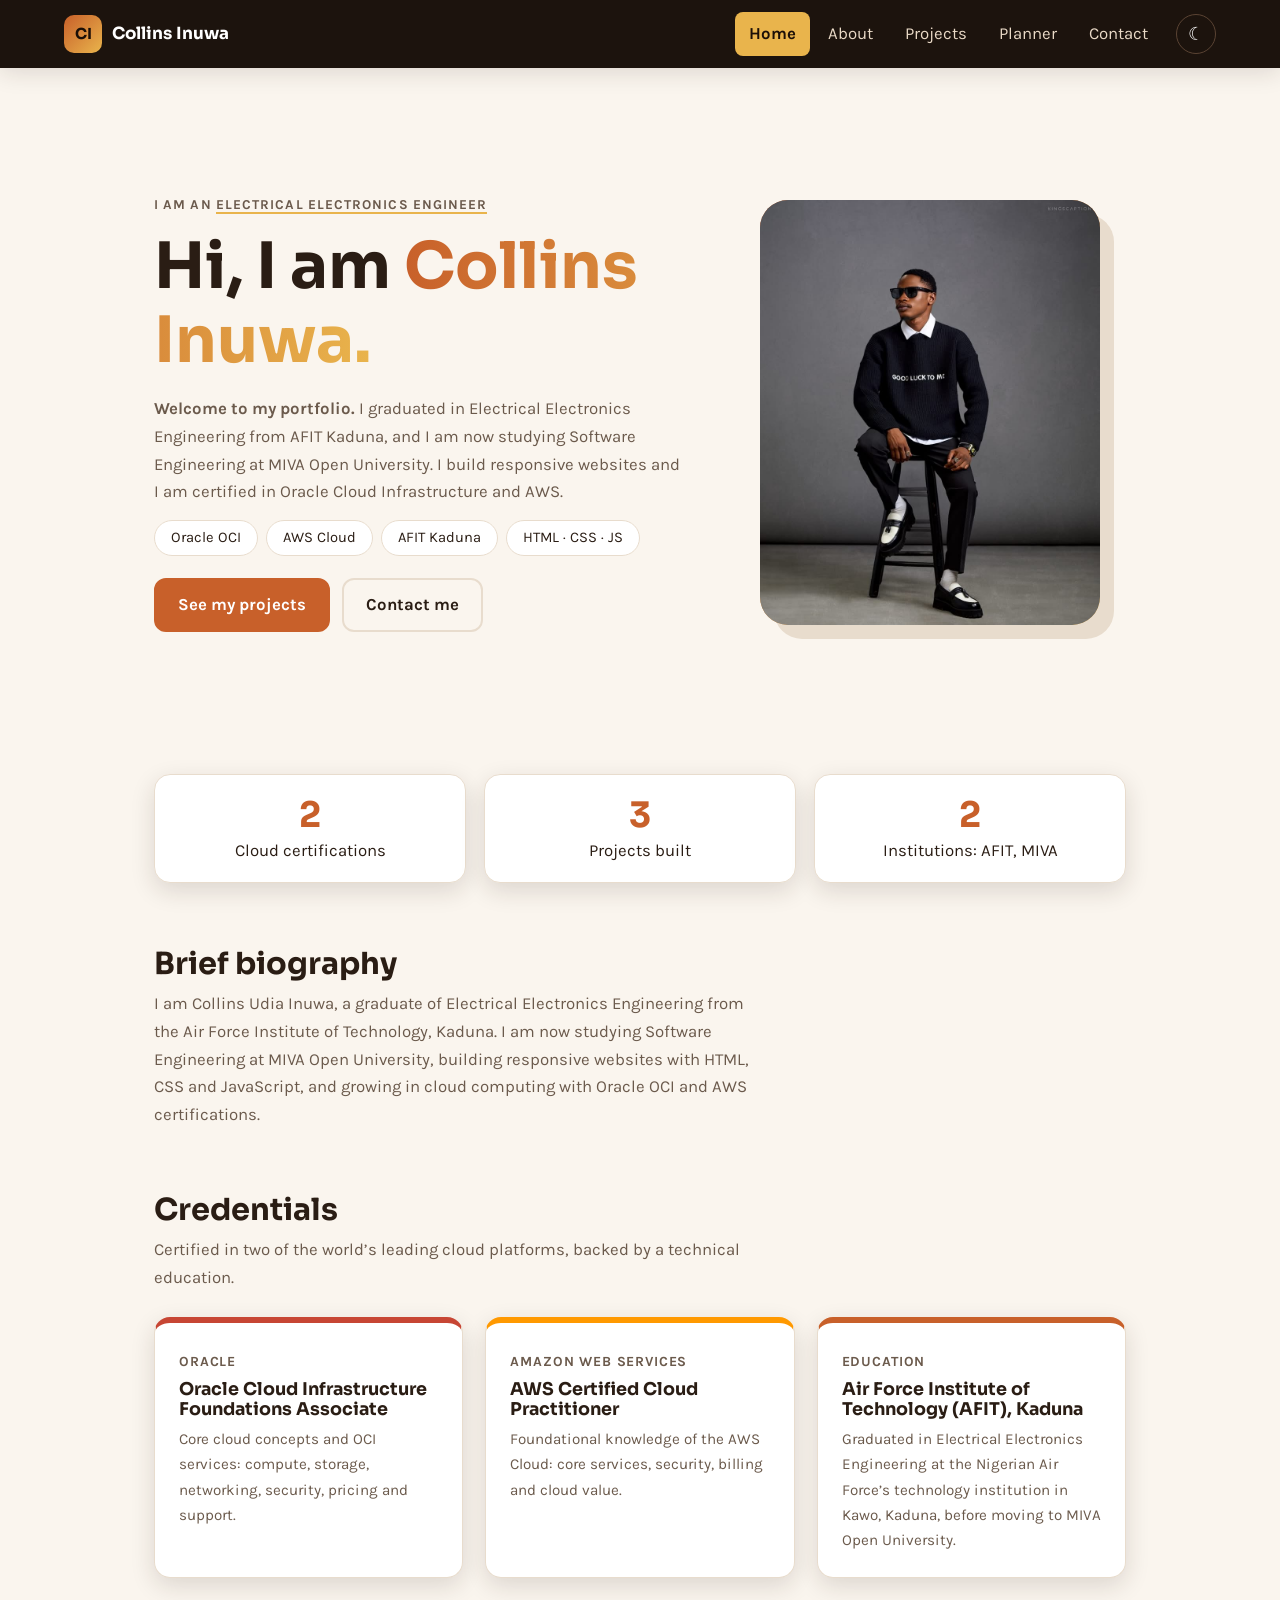
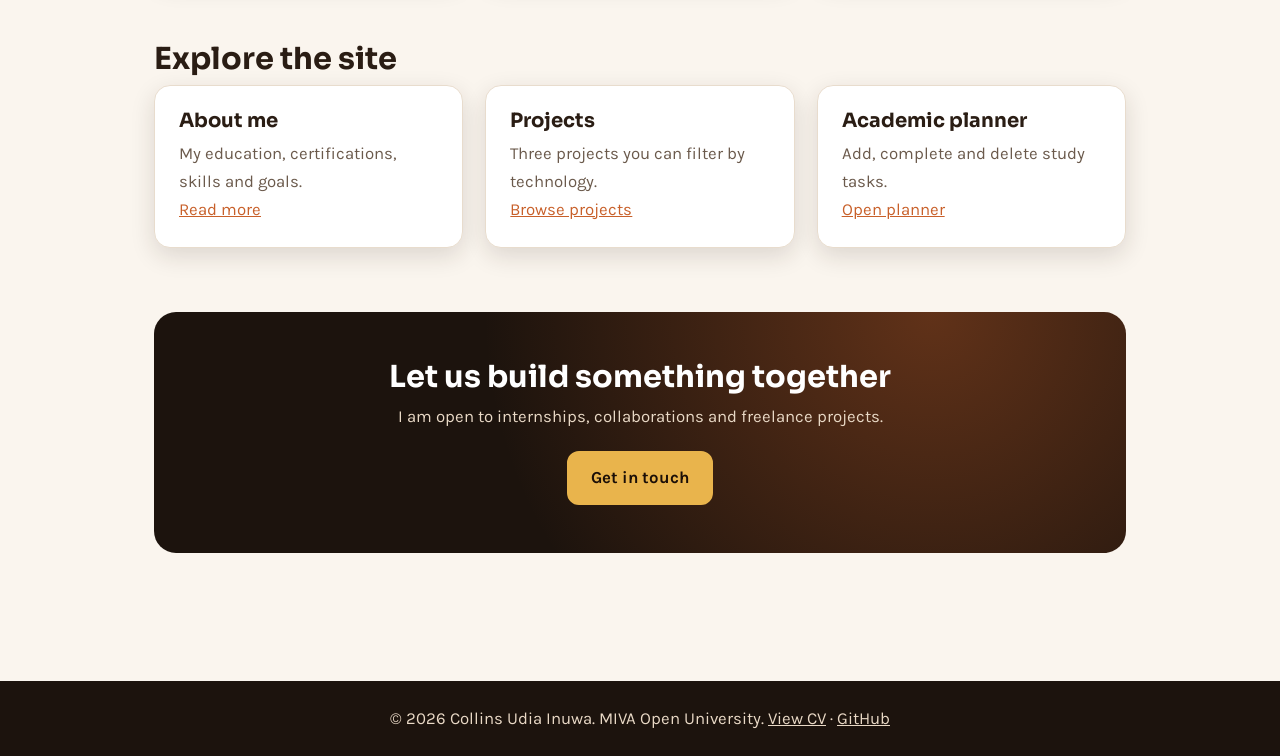
<file: index.html>
<!DOCTYPE html>
<html lang="en"><head><meta charset="utf-8"><meta name="viewport" content="width=device-width,initial-scale=1">
<title>Home | Collins Inuwa</title>
<meta name="description" content="Portfolio of Collins Inuwa: Electrical Electronics Engineering graduate (AFIT Kaduna), Software Engineering student, Oracle OCI and AWS certified.">
<script>document.documentElement.dataset.theme=localStorage.getItem('theme')||(matchMedia('(prefers-color-scheme: dark)').matches?'dark':'light')</script>
<meta name="theme-color" content="#1c130d"><meta property="og:type" content="website"><meta property="og:title" content="Collins Inuwa | Portfolio"><meta property="og:description" content="Software Engineering student, Oracle OCI and AWS certified, AFIT Kaduna alumnus."><link rel="icon" href="img/favicon.svg" type="image/svg+xml">
<link rel="preconnect" href="https://fonts.googleapis.com"><link href="https://fonts.googleapis.com/css2?family=Karla:wght@400;700&family=Sora:wght@600;700&display=swap" rel="stylesheet">
<link rel="stylesheet" href="css/style.css"></head><body>
<a class="skip" href="#main">Skip to content</a>
<header class="site-header"><a class="brand" href="index.html"><b>CI</b>Collins Inuwa</a><nav aria-label="Main"><ul><li><a href="index.html" class=active aria-current=page>Home</a></li><li><a href="about.html">About</a></li><li><a href="projects.html">Projects</a></li><li><a href="planner.html">Planner</a></li><li><a href="contact.html">Contact</a></li></ul></nav><button class="icon-btn" id="themeBtn" aria-label="Toggle light and dark mode"></button><button class="icon-btn" id="menuBtn" aria-label="Toggle menu" aria-expanded="false">&#9776;</button></header>
<main id="main">
<section class="hero">
<div><p class="kicker">I am an <span class="role" id="role" data-roles="Electrical Electronics Engineer|Software Engineering student|Oracle and AWS certified builder">Electrical Electronics Engineer</span></p><h1>Hi, I am <span>Collins Inuwa.</span></h1>
<p><strong>Welcome to my portfolio.</strong> I graduated in Electrical Electronics Engineering from AFIT Kaduna, and I am now studying Software Engineering at MIVA Open University. I build responsive websites and I am certified in Oracle Cloud Infrastructure and AWS.</p>
<ul class="pills"><li>Oracle OCI</li><li>AWS Cloud</li><li>AFIT Kaduna</li><li>HTML &middot; CSS &middot; JS</li></ul>
<div class="row"><a class="btn" href="projects.html">See my projects</a><a class="btn alt" href="contact.html">Contact me</a></div></div>
<figure class="photo"><div class="avatar">CI<img src="img/collins.jpg" alt="Collins Inuwa seated on a stool in a black sweater and sunglasses" width="864" height="1080" data-fallback></div>
</figure></section>
<div class="stats"><div class="box rv"><strong>2</strong>Cloud certifications</div><div class="box rv"><strong>3</strong>Projects built</div><div class="box rv"><strong>2</strong>Institutions: AFIT, MIVA</div></div>
<section><h2>Brief biography</h2><p class="lead">I am Collins Udia Inuwa, a graduate of Electrical Electronics Engineering from the Air Force Institute of Technology, Kaduna. I am now studying Software Engineering at MIVA Open University, building responsive websites with HTML, CSS and JavaScript, and growing in cloud computing with Oracle OCI and AWS certifications.</p></section>
<section><h2>Credentials</h2><p class="lead">Certified in two of the world&rsquo;s leading cloud platforms, backed by a technical education.</p><div class="grid certs"><article class="box cert rv" style="--c:#c74634"><small>Oracle</small><h3>Oracle Cloud Infrastructure Foundations Associate</h3><p>Core cloud concepts and OCI services: compute, storage, networking, security, pricing and support.</p></article><article class="box cert rv" style="--c:#ff9900"><small>Amazon Web Services</small><h3>AWS Certified Cloud Practitioner</h3><p>Foundational knowledge of the AWS Cloud: core services, security, billing and cloud value.</p></article><article class="box cert rv" style="--c:#c8602a"><small>Education</small><h3>Air Force Institute of Technology (AFIT), Kaduna</h3><p>Graduated in Electrical Electronics Engineering at the Nigerian Air Force&rsquo;s technology institution in Kawo, Kaduna, before moving to MIVA Open University.</p></article></div></section>
<section><h2>Explore the site</h2><div class="grid">
<article class="box rv"><h3>About me</h3><p class="mu">My education, certifications, skills and goals.</p><a href="about.html">Read more</a></article>
<article class="box rv"><h3>Projects</h3><p class="mu">Three projects you can filter by technology.</p><a href="projects.html">Browse projects</a></article>
<article class="box rv"><h3>Academic planner</h3><p class="mu">Add, complete and delete study tasks.</p><a href="planner.html">Open planner</a></article></div></section>
<section class="cta"><h2>Let us build something together</h2><p>I am open to internships, collaborations and freelance projects.</p><a class="btn" href="contact.html">Get in touch</a></section>
</main>
<footer><p>&copy; 2026 Collins Udia Inuwa. MIVA Open University. <a href="resume.html" style="color:#e9d9c6">View CV</a> &middot; <a href="https://github.com/collinsinuwa/collins-portfolio" target="_blank" rel="noopener" style="color:#e9d9c6">GitHub</a></p></footer>
<script src="js/main.js"></script></body></html>
</file>
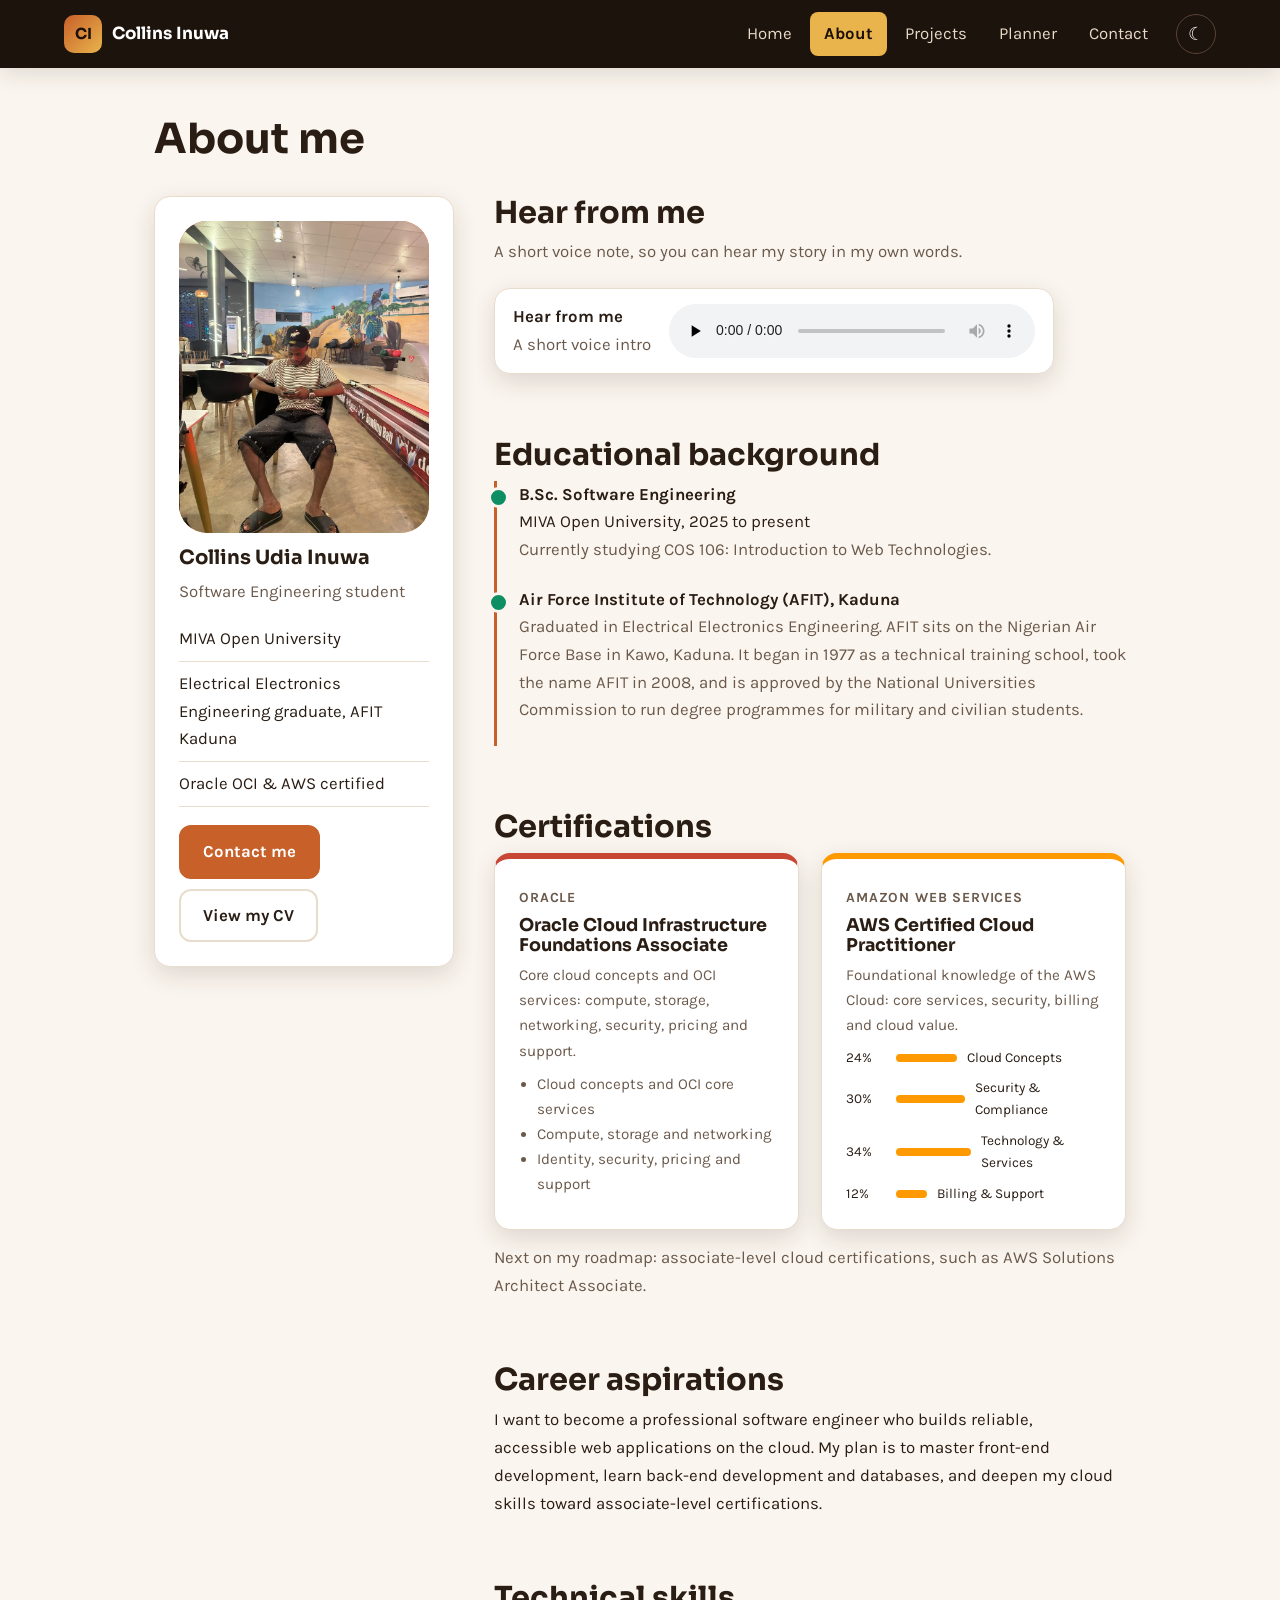
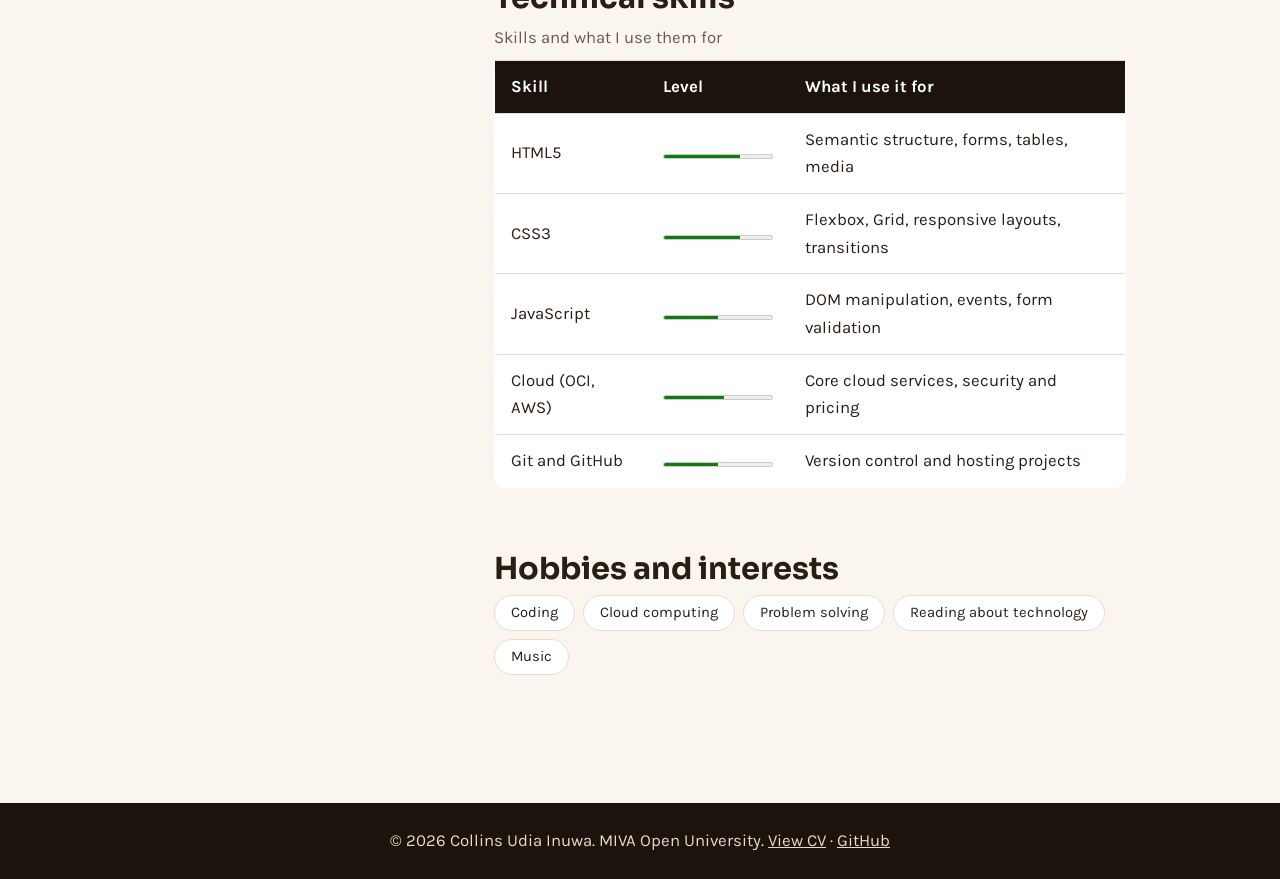
<file: about.html>
<!DOCTYPE html>
<html lang="en"><head><meta charset="utf-8"><meta name="viewport" content="width=device-width,initial-scale=1">
<title>About Me | Collins Inuwa</title>
<meta name="description" content="Portfolio of Collins Inuwa: Electrical Electronics Engineering graduate (AFIT Kaduna), Software Engineering student, Oracle OCI and AWS certified.">
<script>document.documentElement.dataset.theme=localStorage.getItem('theme')||(matchMedia('(prefers-color-scheme: dark)').matches?'dark':'light')</script>
<meta name="theme-color" content="#1c130d"><meta property="og:type" content="website"><meta property="og:title" content="Collins Inuwa | Portfolio"><meta property="og:description" content="Software Engineering student, Oracle OCI and AWS certified, AFIT Kaduna alumnus."><link rel="icon" href="img/favicon.svg" type="image/svg+xml">
<link rel="preconnect" href="https://fonts.googleapis.com"><link href="https://fonts.googleapis.com/css2?family=Karla:wght@400;700&family=Sora:wght@600;700&display=swap" rel="stylesheet">
<link rel="stylesheet" href="css/style.css"></head><body>
<a class="skip" href="#main">Skip to content</a>
<header class="site-header"><a class="brand" href="index.html"><b>CI</b>Collins Inuwa</a><nav aria-label="Main"><ul><li><a href="index.html">Home</a></li><li><a href="about.html" class=active aria-current=page>About</a></li><li><a href="projects.html">Projects</a></li><li><a href="planner.html">Planner</a></li><li><a href="contact.html">Contact</a></li></ul></nav><button class="icon-btn" id="themeBtn" aria-label="Toggle light and dark mode"></button><button class="icon-btn" id="menuBtn" aria-label="Toggle menu" aria-expanded="false">&#9776;</button></header>
<main id="main">
<h1 style="font-size:2.6rem;margin-bottom:32px">About me</h1>
<div class="split">
<aside class="box side"><div class="avatar" style="font-size:3.5rem;box-shadow:none">CI<img src="img/collins-about.jpg" alt="Collins Inuwa relaxing in a striped shirt and a black cap" width="810" height="1080" style="object-position:50% 38%" data-fallback></div><h3>Collins Udia Inuwa</h3><p class="mu">Software Engineering student</p>
<ul class="facts"><li>MIVA Open University</li><li>Electrical Electronics Engineering graduate, AFIT Kaduna</li><li>Oracle OCI &amp; AWS certified</li></ul><a class="btn" href="contact.html">Contact me</a> <a class="btn alt" href="resume.html" style="margin-top:10px">View my CV</a></aside>
<div>
<section><h2>Hear from me</h2><p class="lead" style="margin-bottom:12px">A short voice note, so you can hear my story in my own words.</p><div class="voice box"><div><strong>Hear from me</strong><span class="mu">A short voice intro</span></div><audio controls preload="none"><source src="media/collins-intro.mp3" type="audio/mpeg"><source src="media/collins-intro.ogg" type="audio/ogg">Your browser does not support audio.</audio></div></section>
<section><h2>Educational background</h2><ol class="line">
<li><strong>B.Sc. Software Engineering</strong><br>MIVA Open University, 2025 to present<br><span class="mu">Currently studying COS 106: Introduction to Web Technologies.</span></li>
<li><strong>Air Force Institute of Technology (AFIT), Kaduna</strong><br><span class="mu">Graduated in Electrical Electronics Engineering. AFIT sits on the Nigerian Air Force Base in Kawo, Kaduna. It began in 1977 as a technical training school, took the name AFIT in 2008, and is approved by the National Universities Commission to run degree programmes for military and civilian students.</span></li></ol></section>
<section><h2>Certifications</h2><div class="grid certs"><article class="box cert rv" style="--c:#c74634"><small>Oracle</small><h3>Oracle Cloud Infrastructure Foundations Associate</h3><p>Core cloud concepts and OCI services: compute, storage, networking, security, pricing and support.</p><ul><li>Cloud concepts and OCI core services</li><li>Compute, storage and networking</li><li>Identity, security, pricing and support</li></ul></article>
<article class="box cert rv" style="--c:#ff9900"><small>Amazon Web Services</small><h3>AWS Certified Cloud Practitioner</h3><p>Foundational knowledge of the AWS Cloud: core services, security, billing and cloud value.</p><div class="bar" style="--c:#ff9900;--w:24%"><em>24%</em><i></i><span>Cloud Concepts</span></div><div class="bar" style="--c:#ff9900;--w:30%"><em>30%</em><i></i><span>Security &amp; Compliance</span></div><div class="bar" style="--c:#ff9900;--w:34%"><em>34%</em><i></i><span>Technology &amp; Services</span></div><div class="bar" style="--c:#ff9900;--w:12%"><em>12%</em><i></i><span>Billing &amp; Support</span></div></article></div>
<p class="mu" style="margin-top:14px">Next on my roadmap: associate-level cloud certifications, such as AWS Solutions Architect Associate.</p></section>
<section><h2>Career aspirations</h2><p style="max-width:62ch">I want to become a professional software engineer who builds reliable, accessible web applications on the cloud. My plan is to master front-end development, learn back-end development and databases, and deepen my cloud skills toward associate-level certifications.</p></section>
<section><h2>Technical skills</h2><table><caption class="mu" style="text-align:left;padding:0 0 8px">Skills and what I use them for</caption>
<thead><tr><th scope="col">Skill</th><th scope="col">Level</th><th scope="col">What I use it for</th></tr></thead><tbody>
<tr><td>HTML5</td><td><meter min="0" max="100" value="70" aria-label="Intermediate"></meter></td><td>Semantic structure, forms, tables, media</td></tr>
<tr><td>CSS3</td><td><meter min="0" max="100" value="70" aria-label="Intermediate"></meter></td><td>Flexbox, Grid, responsive layouts, transitions</td></tr>
<tr><td>JavaScript</td><td><meter min="0" max="100" value="50" aria-label="Developing"></meter></td><td>DOM manipulation, events, form validation</td></tr>
<tr><td>Cloud (OCI, AWS)</td><td><meter min="0" max="100" value="55" aria-label="Certified foundational"></meter></td><td>Core cloud services, security and pricing</td></tr>
<tr><td>Git and GitHub</td><td><meter min="0" max="100" value="50" aria-label="Developing"></meter></td><td>Version control and hosting projects</td></tr></tbody></table></section>
<section><h2>Hobbies and interests</h2><ul class="chips"><li>Coding</li><li>Cloud computing</li><li>Problem solving</li><li>Reading about technology</li><li>Music</li></ul></section>
</div></div>
</main>
<footer><p>&copy; 2026 Collins Udia Inuwa. MIVA Open University. <a href="resume.html" style="color:#e9d9c6">View CV</a> &middot; <a href="https://github.com/collinsinuwa/collins-portfolio" target="_blank" rel="noopener" style="color:#e9d9c6">GitHub</a></p></footer>
<script src="js/main.js"></script></body></html>
</file>
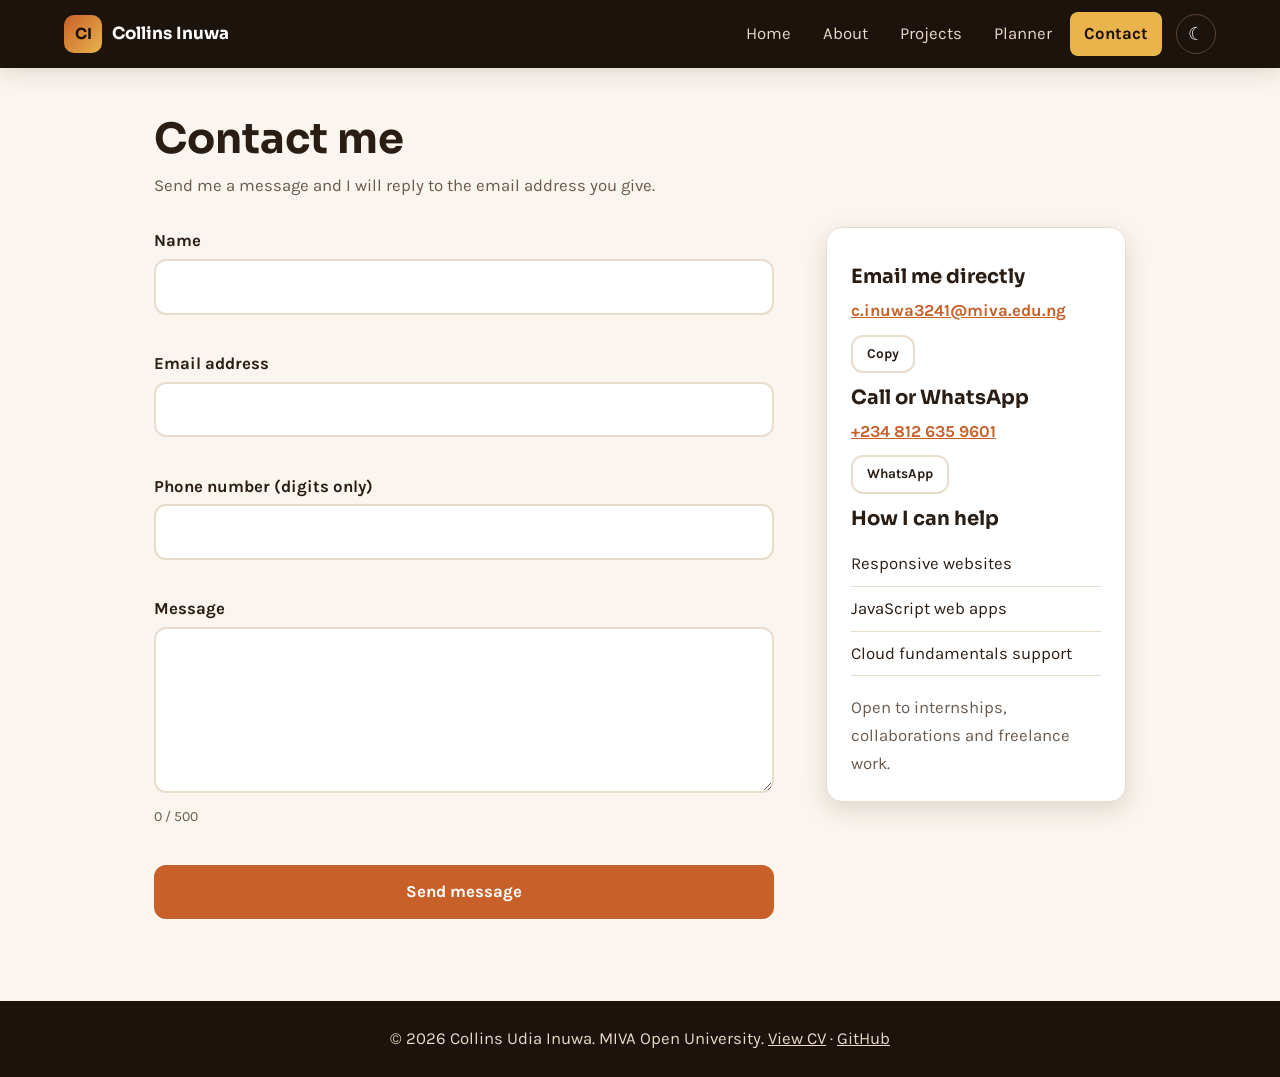
<file: contact.html>
<!DOCTYPE html>
<html lang="en"><head><meta charset="utf-8"><meta name="viewport" content="width=device-width,initial-scale=1">
<title>Contact | Collins Inuwa</title>
<meta name="description" content="Portfolio of Collins Inuwa: Electrical Electronics Engineering graduate (AFIT Kaduna), Software Engineering student, Oracle OCI and AWS certified.">
<script>document.documentElement.dataset.theme=localStorage.getItem('theme')||(matchMedia('(prefers-color-scheme: dark)').matches?'dark':'light')</script>
<meta name="theme-color" content="#1c130d"><meta property="og:type" content="website"><meta property="og:title" content="Collins Inuwa | Portfolio"><meta property="og:description" content="Software Engineering student, Oracle OCI and AWS certified, AFIT Kaduna alumnus."><link rel="icon" href="img/favicon.svg" type="image/svg+xml">
<link rel="preconnect" href="https://fonts.googleapis.com"><link href="https://fonts.googleapis.com/css2?family=Karla:wght@400;700&family=Sora:wght@600;700&display=swap" rel="stylesheet">
<link rel="stylesheet" href="css/style.css"></head><body>
<a class="skip" href="#main">Skip to content</a>
<header class="site-header"><a class="brand" href="index.html"><b>CI</b>Collins Inuwa</a><nav aria-label="Main"><ul><li><a href="index.html">Home</a></li><li><a href="about.html">About</a></li><li><a href="projects.html">Projects</a></li><li><a href="planner.html">Planner</a></li><li><a href="contact.html" class=active aria-current=page>Contact</a></li></ul></nav><button class="icon-btn" id="themeBtn" aria-label="Toggle light and dark mode"></button><button class="icon-btn" id="menuBtn" aria-label="Toggle menu" aria-expanded="false">&#9776;</button></header>
<main id="main">
<h1 style="font-size:2.6rem;margin-bottom:8px">Contact me</h1>
<p class="mu" style="margin-bottom:28px">Send me a message and I will reply to the email address you give.</p>
<div class="split rev">
<form id="contactForm" novalidate>
<input type="text" name="_honey" tabindex="-1" autocomplete="off" aria-hidden="true" style="display:none">
<div><label for="name">Name</label><input id="name" name="name" type="text" autocomplete="name"><span class="err" id="nameErr"></span></div>
<div><label for="email">Email address</label><input id="email" name="email" type="text" inputmode="email" autocomplete="email"><span class="err" id="emailErr"></span></div>
<div><label for="phone">Phone number (digits only)</label><input id="phone" name="phone" type="text" inputmode="numeric" autocomplete="tel"><span class="err" id="phoneErr"></span></div>
<div><label for="message">Message</label><textarea id="message" name="message" rows="5" maxlength="500"></textarea><small class="mu" id="counter">0 / 500</small><span class="err" id="messageErr"></span></div>
<button class="btn" id="sendBtn" type="submit">Send message</button><p id="status" role="status"></p></form>
<aside class="box side"><h3>Email me directly</h3><div class="mail"><a id="mailLink" href="mailto:c.inuwa3241@miva.edu.ng">c.inuwa3241@miva.edu.ng</a><button class="btn alt" id="copyBtn" type="button">Copy</button></div>
<h3>Call or WhatsApp</h3><div class="mail"><a href="tel:+2348126359601">+234 812 635 9601</a><a class="btn alt" href="https://wa.me/2348126359601" target="_blank" rel="noopener">WhatsApp</a></div>
<h3>How I can help</h3><ul class="facts"><li>Responsive websites</li><li>JavaScript web apps</li><li>Cloud fundamentals support</li></ul><p class="mu">Open to internships, collaborations and freelance work.</p></aside></div>
</main>
<footer><p>&copy; 2026 Collins Udia Inuwa. MIVA Open University. <a href="resume.html" style="color:#e9d9c6">View CV</a> &middot; <a href="https://github.com/collinsinuwa/collins-portfolio" target="_blank" rel="noopener" style="color:#e9d9c6">GitHub</a></p></footer>
<script src="js/main.js"></script><script src="js/contact.js"></script></body></html>
</file>
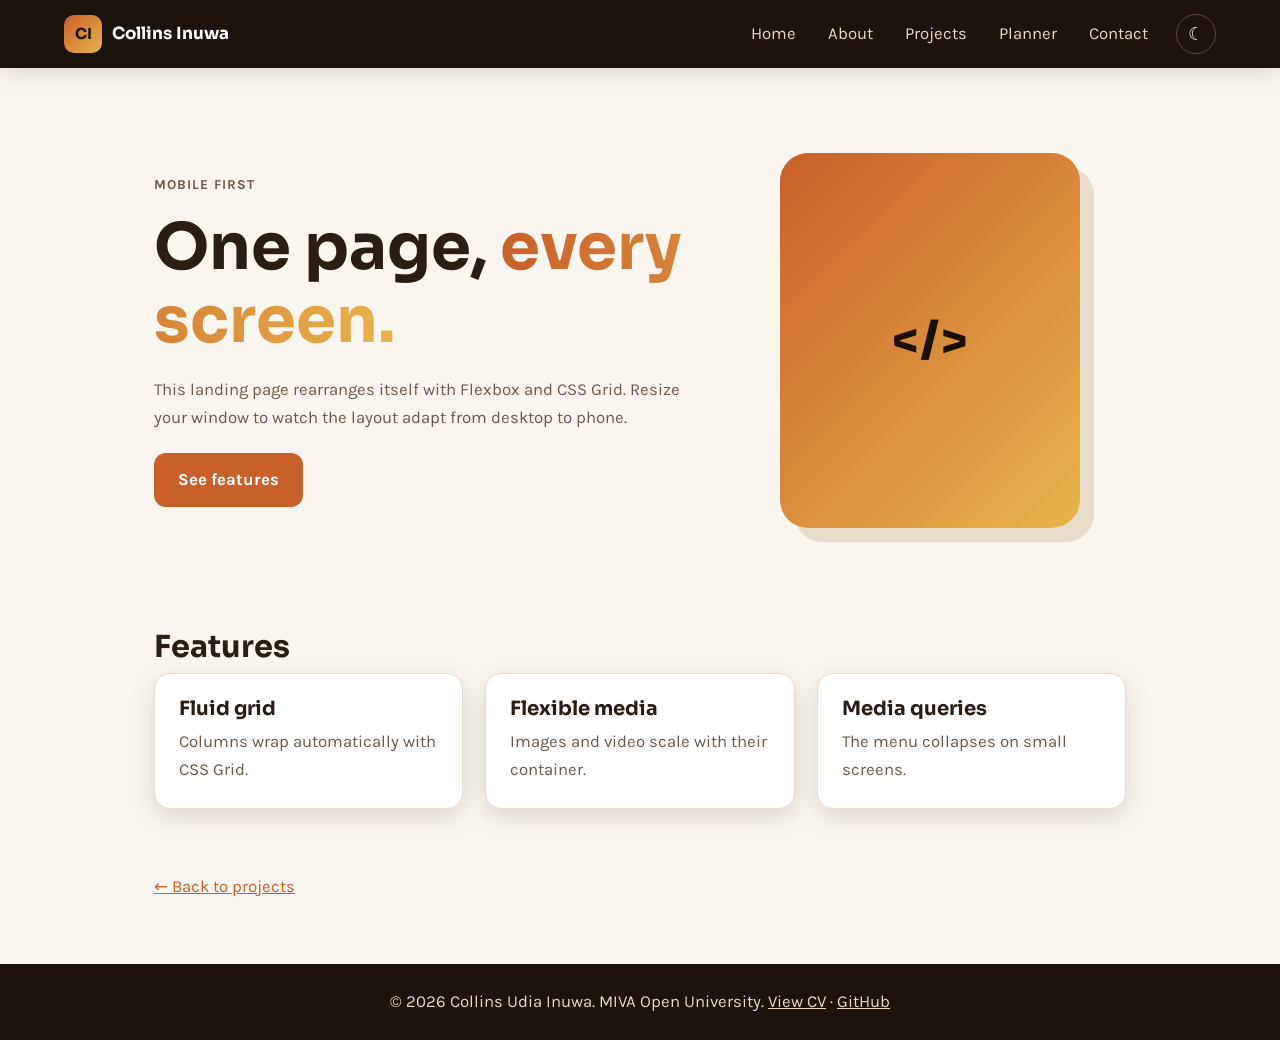
<file: landing.html>
<!DOCTYPE html>
<html lang="en"><head><meta charset="utf-8"><meta name="viewport" content="width=device-width,initial-scale=1">
<title>Responsive Landing Page | Collins Inuwa</title>
<meta name="description" content="Portfolio of Collins Inuwa: Electrical Electronics Engineering graduate (AFIT Kaduna), Software Engineering student, Oracle OCI and AWS certified.">
<script>document.documentElement.dataset.theme=localStorage.getItem('theme')||(matchMedia('(prefers-color-scheme: dark)').matches?'dark':'light')</script>
<meta name="theme-color" content="#1c130d"><meta property="og:type" content="website"><meta property="og:title" content="Collins Inuwa | Portfolio"><meta property="og:description" content="Software Engineering student, Oracle OCI and AWS certified, AFIT Kaduna alumnus."><link rel="icon" href="img/favicon.svg" type="image/svg+xml">
<link rel="preconnect" href="https://fonts.googleapis.com"><link href="https://fonts.googleapis.com/css2?family=Karla:wght@400;700&family=Sora:wght@600;700&display=swap" rel="stylesheet">
<link rel="stylesheet" href="css/style.css"></head><body>
<a class="skip" href="#main">Skip to content</a>
<header class="site-header"><a class="brand" href="index.html"><b>CI</b>Collins Inuwa</a><nav aria-label="Main"><ul><li><a href="index.html">Home</a></li><li><a href="about.html">About</a></li><li><a href="projects.html">Projects</a></li><li><a href="planner.html">Planner</a></li><li><a href="contact.html">Contact</a></li></ul></nav><button class="icon-btn" id="themeBtn" aria-label="Toggle light and dark mode"></button><button class="icon-btn" id="menuBtn" aria-label="Toggle menu" aria-expanded="false">&#9776;</button></header>
<main id="main">
<section class="hero" style="min-height:50vh"><div><p class="kicker">Mobile first</p><h1>One page, <span>every screen.</span></h1><p>This landing page rearranges itself with Flexbox and CSS Grid. Resize your window to watch the layout adapt from desktop to phone.</p><div class="row"><a class="btn" href="#features">See features</a></div></div><div class="avatar" style="font-size:3rem;max-width:300px;justify-self:center;width:100%">&lt;/&gt;</div></section>
<section id="features"><h2>Features</h2><div class="grid"><article class="box rv"><h3>Fluid grid</h3><p class="mu">Columns wrap automatically with CSS Grid.</p></article><article class="box rv"><h3>Flexible media</h3><p class="mu">Images and video scale with their container.</p></article><article class="box rv"><h3>Media queries</h3><p class="mu">The menu collapses on small screens.</p></article></div></section>
<p><a href="projects.html">&larr; Back to projects</a></p>
</main>
<footer><p>&copy; 2026 Collins Udia Inuwa. MIVA Open University. <a href="resume.html" style="color:#e9d9c6">View CV</a> &middot; <a href="https://github.com/collinsinuwa/collins-portfolio" target="_blank" rel="noopener" style="color:#e9d9c6">GitHub</a></p></footer>
<script src="js/main.js"></script></body></html>
</file>
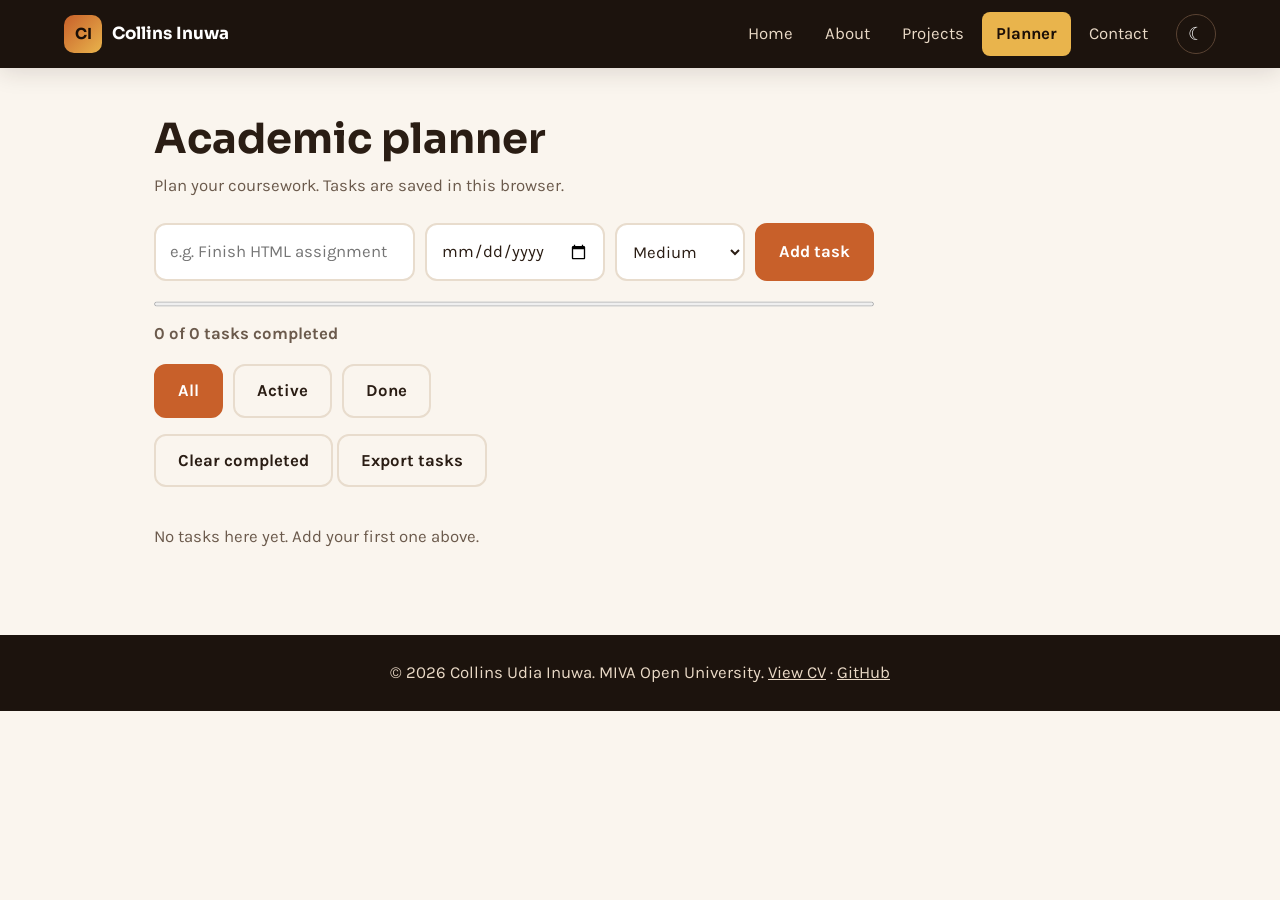
<file: planner.html>
<!DOCTYPE html>
<html lang="en"><head><meta charset="utf-8"><meta name="viewport" content="width=device-width,initial-scale=1">
<title>Planner | Collins Inuwa</title>
<meta name="description" content="Portfolio of Collins Inuwa: Electrical Electronics Engineering graduate (AFIT Kaduna), Software Engineering student, Oracle OCI and AWS certified.">
<script>document.documentElement.dataset.theme=localStorage.getItem('theme')||(matchMedia('(prefers-color-scheme: dark)').matches?'dark':'light')</script>
<meta name="theme-color" content="#1c130d"><meta property="og:type" content="website"><meta property="og:title" content="Collins Inuwa | Portfolio"><meta property="og:description" content="Software Engineering student, Oracle OCI and AWS certified, AFIT Kaduna alumnus."><link rel="icon" href="img/favicon.svg" type="image/svg+xml">
<link rel="preconnect" href="https://fonts.googleapis.com"><link href="https://fonts.googleapis.com/css2?family=Karla:wght@400;700&family=Sora:wght@600;700&display=swap" rel="stylesheet">
<link rel="stylesheet" href="css/style.css"></head><body>
<a class="skip" href="#main">Skip to content</a>
<header class="site-header"><a class="brand" href="index.html"><b>CI</b>Collins Inuwa</a><nav aria-label="Main"><ul><li><a href="index.html">Home</a></li><li><a href="about.html">About</a></li><li><a href="projects.html">Projects</a></li><li><a href="planner.html" class=active aria-current=page>Planner</a></li><li><a href="contact.html">Contact</a></li></ul></nav><button class="icon-btn" id="themeBtn" aria-label="Toggle light and dark mode"></button><button class="icon-btn" id="menuBtn" aria-label="Toggle menu" aria-expanded="false">&#9776;</button></header>
<main id="main">
<h1 style="font-size:2.6rem;margin-bottom:8px">Academic planner</h1>
<p class="mu" style="margin-bottom:24px">Plan your coursework. Tasks are saved in this browser.</p>
<form class="add" id="taskForm" novalidate style="max-width:720px;display:flex"><label for="text" class="sr" hidden>Task</label><input type="text" id="text" name="text" placeholder="e.g. Finish HTML assignment" aria-label="Task"><input type="date" name="due" aria-label="Due date"><select name="pri" aria-label="Priority"><option value="1">High</option><option value="2" selected>Medium</option><option value="3">Low</option></select><button class="btn" type="submit">Add task</button></form>
<progress id="bar" max="100" value="0" aria-label="Completion"></progress><p id="count" role="status">0 of 0 tasks completed</p>
<div class="filters" role="group" aria-label="Filter tasks" style="margin:16px 0 0"><button class="btn alt on" data-f="all">All</button><button class="btn alt" data-f="active">Active</button><button class="btn alt" data-f="done">Done</button></div>
<button class="btn alt" id="clearDone" style="margin-top:16px">Clear completed</button> <button class="btn alt" id="exportBtn" style="margin-top:16px">Export tasks</button>
<ul id="tasks"></ul><p class="empty" id="empty">No tasks here yet. Add your first one above.</p>
</main>
<footer><p>&copy; 2026 Collins Udia Inuwa. MIVA Open University. <a href="resume.html" style="color:#e9d9c6">View CV</a> &middot; <a href="https://github.com/collinsinuwa/collins-portfolio" target="_blank" rel="noopener" style="color:#e9d9c6">GitHub</a></p></footer>
<script src="js/main.js"></script><script src="js/planner.js"></script></body></html>
</file>
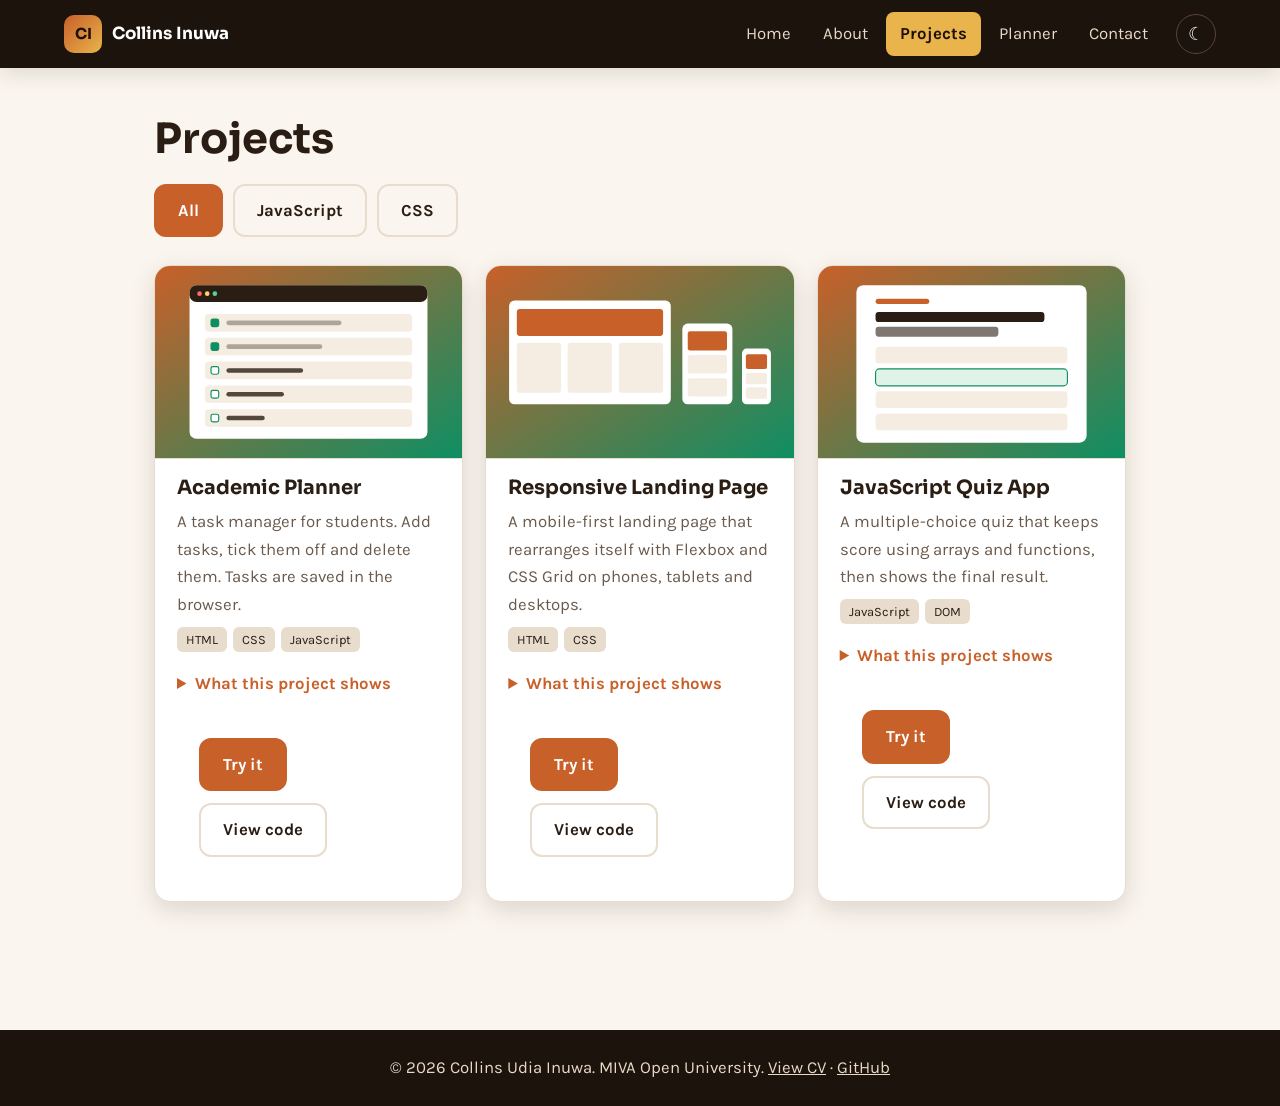
<file: projects.html>
<!DOCTYPE html>
<html lang="en"><head><meta charset="utf-8"><meta name="viewport" content="width=device-width,initial-scale=1">
<title>Projects | Collins Inuwa</title>
<meta name="description" content="Portfolio of Collins Inuwa: Electrical Electronics Engineering graduate (AFIT Kaduna), Software Engineering student, Oracle OCI and AWS certified.">
<script>document.documentElement.dataset.theme=localStorage.getItem('theme')||(matchMedia('(prefers-color-scheme: dark)').matches?'dark':'light')</script>
<meta name="theme-color" content="#1c130d"><meta property="og:type" content="website"><meta property="og:title" content="Collins Inuwa | Portfolio"><meta property="og:description" content="Software Engineering student, Oracle OCI and AWS certified, AFIT Kaduna alumnus."><link rel="icon" href="img/favicon.svg" type="image/svg+xml">
<link rel="preconnect" href="https://fonts.googleapis.com"><link href="https://fonts.googleapis.com/css2?family=Karla:wght@400;700&family=Sora:wght@600;700&display=swap" rel="stylesheet">
<link rel="stylesheet" href="css/style.css"></head><body>
<a class="skip" href="#main">Skip to content</a>
<header class="site-header"><a class="brand" href="index.html"><b>CI</b>Collins Inuwa</a><nav aria-label="Main"><ul><li><a href="index.html">Home</a></li><li><a href="about.html">About</a></li><li><a href="projects.html" class=active aria-current=page>Projects</a></li><li><a href="planner.html">Planner</a></li><li><a href="contact.html">Contact</a></li></ul></nav><button class="icon-btn" id="themeBtn" aria-label="Toggle light and dark mode"></button><button class="icon-btn" id="menuBtn" aria-label="Toggle menu" aria-expanded="false">&#9776;</button></header>
<main id="main">
<h1 style="font-size:2.6rem;margin-bottom:20px">Projects</h1>
<div class="filters" role="group" aria-label="Filter projects"><button class="btn alt on" data-f="all">All</button><button class="btn alt" data-f="js">JavaScript</button><button class="btn alt" data-f="css">CSS</button></div>
<section class="grid">
<article class="box proj rv" data-cat="js"><img src="img/p1.svg" alt="Screenshot of the Academic Planner app" loading="lazy"><div><h3>Academic Planner</h3><p class="mu">A task manager for students. Add tasks, tick them off and delete them. Tasks are saved in the browser.</p><span class=tag>HTML</span><span class=tag>CSS</span><span class=tag>JavaScript</span><details><summary>What this project shows</summary><ul><li>Arrays to store and sort tasks</li><li>DOM updates every time a task changes</li><li>Browser storage so tasks survive a refresh</li></ul></details><div class="row"><a class="btn" href="planner.html">Try it</a> <a class="btn alt" href="https://github.com/collinsinuwa/collins-portfolio/blob/main/js/planner.js" target="_blank" rel="noopener">View code</a></div></div></article>
<article class="box proj rv" data-cat="css"><img src="img/p2.svg" alt="Screenshot of a responsive landing page" loading="lazy"><div><h3>Responsive Landing Page</h3><p class="mu">A mobile-first landing page that rearranges itself with Flexbox and CSS Grid on phones, tablets and desktops.</p><span class=tag>HTML</span><span class=tag>CSS</span><details><summary>What this project shows</summary><ul><li>Mobile-first CSS</li><li>Flexbox and Grid layouts</li><li>A media query for the small-screen menu</li></ul></details><div class="row"><a class="btn" href="landing.html">Try it</a> <a class="btn alt" href="https://github.com/collinsinuwa/collins-portfolio/blob/main/landing.html" target="_blank" rel="noopener">View code</a></div></div></article>
<article class="box proj rv" data-cat="js"><img src="img/p3.svg" alt="Screenshot of a JavaScript quiz app" loading="lazy"><div><h3>JavaScript Quiz App</h3><p class="mu">A multiple-choice quiz that keeps score using arrays and functions, then shows the final result.</p><span class=tag>JavaScript</span><span class=tag>DOM</span><details><summary>What this project shows</summary><ul><li>An array of question objects</li><li>Functions to show, score and finish</li><li>DOM manipulation without reloading the page</li></ul></details><div class="row"><a class="btn" href="quiz.html">Try it</a> <a class="btn alt" href="https://github.com/collinsinuwa/collins-portfolio/blob/main/js/quiz.js" target="_blank" rel="noopener">View code</a></div></div></article>
</section>

</main>
<footer><p>&copy; 2026 Collins Udia Inuwa. MIVA Open University. <a href="resume.html" style="color:#e9d9c6">View CV</a> &middot; <a href="https://github.com/collinsinuwa/collins-portfolio" target="_blank" rel="noopener" style="color:#e9d9c6">GitHub</a></p></footer>
<script src="js/main.js"></script><script src="js/projects.js"></script></body></html>
</file>
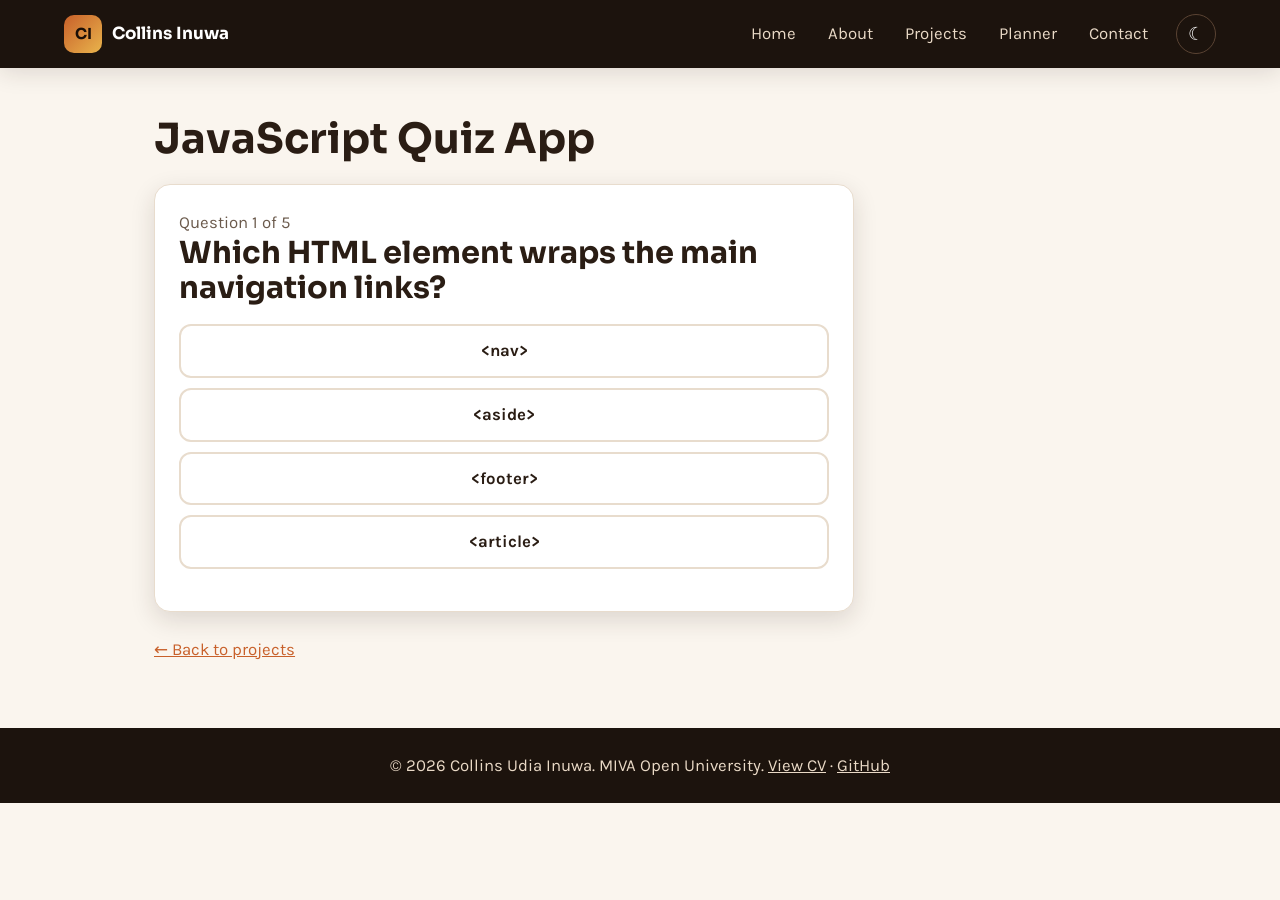
<file: quiz.html>
<!DOCTYPE html>
<html lang="en"><head><meta charset="utf-8"><meta name="viewport" content="width=device-width,initial-scale=1">
<title>JavaScript Quiz | Collins Inuwa</title>
<meta name="description" content="Portfolio of Collins Inuwa: Electrical Electronics Engineering graduate (AFIT Kaduna), Software Engineering student, Oracle OCI and AWS certified.">
<script>document.documentElement.dataset.theme=localStorage.getItem('theme')||(matchMedia('(prefers-color-scheme: dark)').matches?'dark':'light')</script>
<meta name="theme-color" content="#1c130d"><meta property="og:type" content="website"><meta property="og:title" content="Collins Inuwa | Portfolio"><meta property="og:description" content="Software Engineering student, Oracle OCI and AWS certified, AFIT Kaduna alumnus."><link rel="icon" href="img/favicon.svg" type="image/svg+xml">
<link rel="preconnect" href="https://fonts.googleapis.com"><link href="https://fonts.googleapis.com/css2?family=Karla:wght@400;700&family=Sora:wght@600;700&display=swap" rel="stylesheet">
<link rel="stylesheet" href="css/style.css"></head><body>
<a class="skip" href="#main">Skip to content</a>
<header class="site-header"><a class="brand" href="index.html"><b>CI</b>Collins Inuwa</a><nav aria-label="Main"><ul><li><a href="index.html">Home</a></li><li><a href="about.html">About</a></li><li><a href="projects.html">Projects</a></li><li><a href="planner.html">Planner</a></li><li><a href="contact.html">Contact</a></li></ul></nav><button class="icon-btn" id="themeBtn" aria-label="Toggle light and dark mode"></button><button class="icon-btn" id="menuBtn" aria-label="Toggle menu" aria-expanded="false">&#9776;</button></header>
<main id="main">
<h1 style="font-size:2.6rem;margin-bottom:20px">JavaScript Quiz App</h1>
<article class="box" id="quiz" style="max-width:700px"><p class="mu" id="qNum"></p><h2 id="qText"></h2><div id="opts" style="display:grid;gap:10px;margin:18px 0"></div><p id="result" role="status"></p><button class="btn" id="again" hidden>Play again</button></article>
<p style="margin-top:24px"><a href="projects.html">&larr; Back to projects</a></p>
</main>
<footer><p>&copy; 2026 Collins Udia Inuwa. MIVA Open University. <a href="resume.html" style="color:#e9d9c6">View CV</a> &middot; <a href="https://github.com/collinsinuwa/collins-portfolio" target="_blank" rel="noopener" style="color:#e9d9c6">GitHub</a></p></footer>
<script src="js/main.js"></script><script src="js/quiz.js"></script></body></html>
</file>
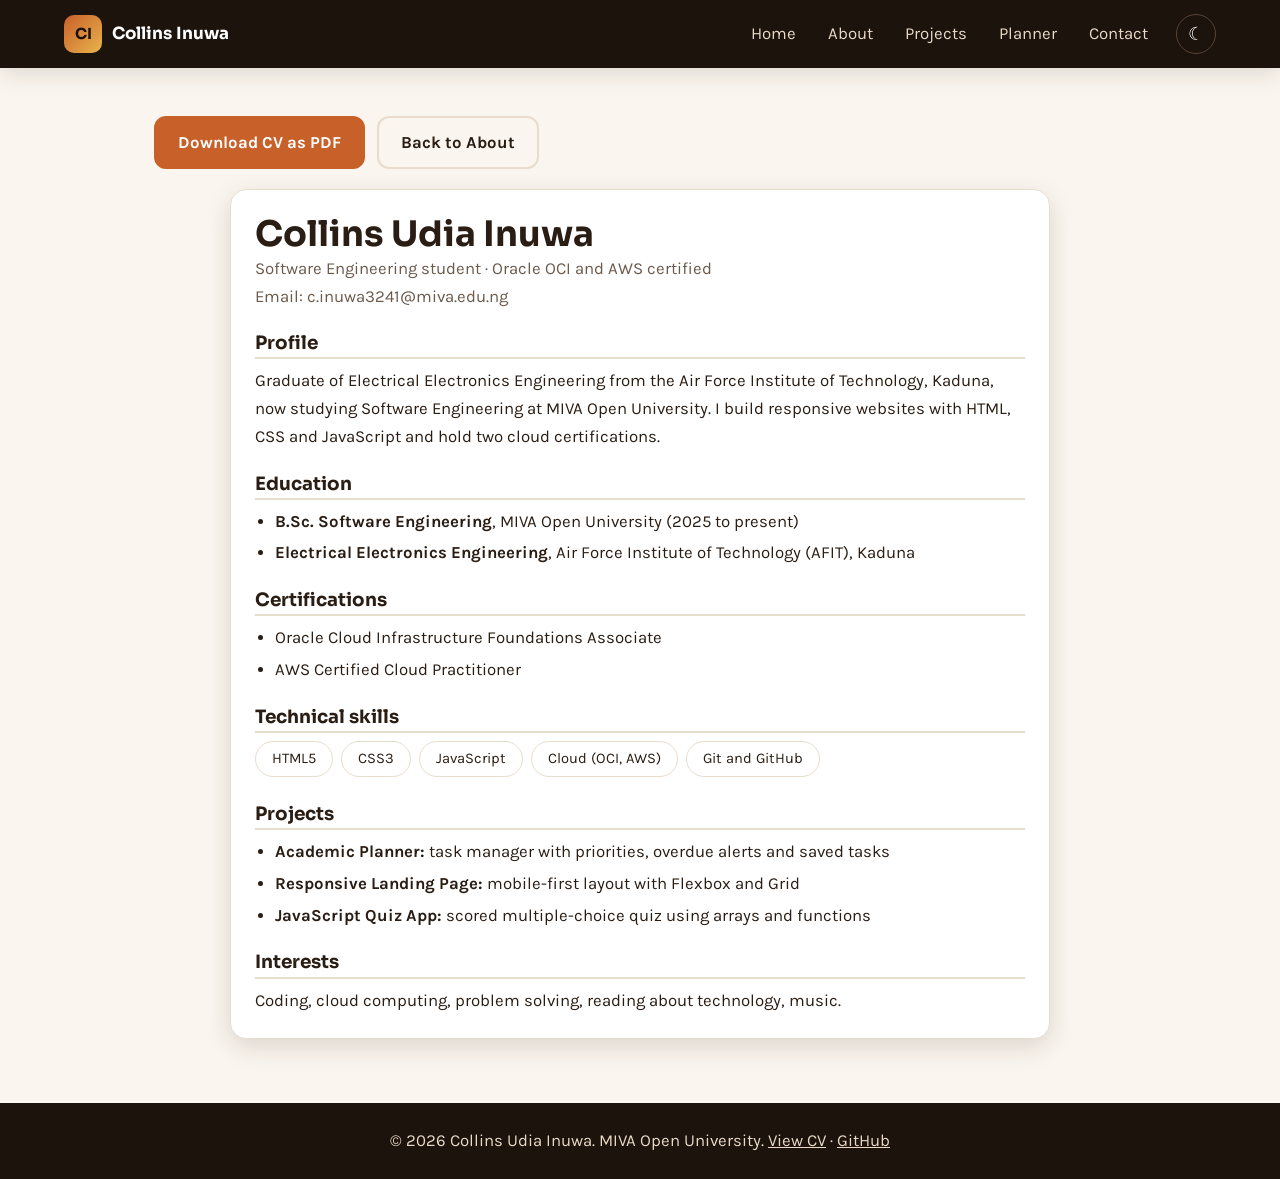
<file: resume.html>
<!DOCTYPE html>
<html lang="en"><head><meta charset="utf-8"><meta name="viewport" content="width=device-width,initial-scale=1">
<title>CV | Collins Inuwa</title>
<meta name="description" content="Portfolio of Collins Inuwa: Electrical Electronics Engineering graduate (AFIT Kaduna), Software Engineering student, Oracle OCI and AWS certified.">
<script>document.documentElement.dataset.theme=localStorage.getItem('theme')||(matchMedia('(prefers-color-scheme: dark)').matches?'dark':'light')</script>
<meta name="theme-color" content="#1c130d"><meta property="og:type" content="website"><meta property="og:title" content="Collins Inuwa | Portfolio"><meta property="og:description" content="Software Engineering student, Oracle OCI and AWS certified, AFIT Kaduna alumnus."><link rel="icon" href="img/favicon.svg" type="image/svg+xml">
<link rel="preconnect" href="https://fonts.googleapis.com"><link href="https://fonts.googleapis.com/css2?family=Karla:wght@400;700&family=Sora:wght@600;700&display=swap" rel="stylesheet">
<link rel="stylesheet" href="css/style.css"></head><body>
<a class="skip" href="#main">Skip to content</a>
<header class="site-header"><a class="brand" href="index.html"><b>CI</b>Collins Inuwa</a><nav aria-label="Main"><ul><li><a href="index.html">Home</a></li><li><a href="about.html">About</a></li><li><a href="projects.html">Projects</a></li><li><a href="planner.html">Planner</a></li><li><a href="contact.html">Contact</a></li></ul></nav><button class="icon-btn" id="themeBtn" aria-label="Toggle light and dark mode"></button><button class="icon-btn" id="menuBtn" aria-label="Toggle menu" aria-expanded="false">&#9776;</button></header>
<main id="main">
<div class="row noprint" style="margin:0 0 20px"><button class="btn" data-print>Download CV as PDF</button><a class="btn alt" href="about.html">Back to About</a></div>
<article class="box cv">
<header><h1 style="font-size:2.2rem">Collins Udia Inuwa</h1><p class="mu">Software Engineering student &middot; Oracle OCI and AWS certified<br>Email: c.inuwa3241@miva.edu.ng</p></header>
<h2>Profile</h2><p>Graduate of Electrical Electronics Engineering from the Air Force Institute of Technology, Kaduna, now studying Software Engineering at MIVA Open University. I build responsive websites with HTML, CSS and JavaScript and hold two cloud certifications.</p>
<h2>Education</h2><ul><li><strong>B.Sc. Software Engineering</strong>, MIVA Open University (2025 to present)</li><li><strong>Electrical Electronics Engineering</strong>, Air Force Institute of Technology (AFIT), Kaduna</li></ul>
<h2>Certifications</h2><ul><li>Oracle Cloud Infrastructure Foundations Associate</li><li>AWS Certified Cloud Practitioner</li></ul>
<h2>Technical skills</h2><ul class="chips"><li>HTML5</li><li>CSS3</li><li>JavaScript</li><li>Cloud (OCI, AWS)</li><li>Git and GitHub</li></ul>
<h2>Projects</h2><ul><li><strong>Academic Planner:</strong> task manager with priorities, overdue alerts and saved tasks</li><li><strong>Responsive Landing Page:</strong> mobile-first layout with Flexbox and Grid</li><li><strong>JavaScript Quiz App:</strong> scored multiple-choice quiz using arrays and functions</li></ul>
<h2>Interests</h2><p>Coding, cloud computing, problem solving, reading about technology, music.</p>
</article></main>
<footer><p>&copy; 2026 Collins Udia Inuwa. MIVA Open University. <a href="resume.html" style="color:#e9d9c6">View CV</a> &middot; <a href="https://github.com/collinsinuwa/collins-portfolio" target="_blank" rel="noopener" style="color:#e9d9c6">GitHub</a></p></footer>
<script src="js/main.js"></script></body></html>
</file>
<file: css/style.css>
/* ===== Tokens ===== */
:root{--gd:#e9b44c;--bg:#faf5ee;--card:#fff;--ink:#2a1d14;--mu:#6b5a4c;--pri:#c8602a;--mint:#0e8f63;--ln:#e8dccd;--hd:#1c130d;--sh:rgba(42,29,20,.14)}
[data-theme=dark]{--bg:#15110e;--card:#201a15;--ink:#f7efe6;--mu:#b9ab9b;--pri:#f0a050;--mint:#4fd69c;--ln:#3a2f26;--hd:#0e0a07;--sh:rgba(0,0,0,.5)}
*{box-sizing:border-box;margin:0}
html{scroll-behavior:smooth}
body{font:1.05rem/1.65 'Karla','Segoe UI',system-ui,sans-serif;background:var(--bg);color:var(--ink);transition:background .3s,color .3s}
h1,h2,h3,.brand{font-family:'Sora','Segoe UI',sans-serif;line-height:1.15}
a{color:var(--pri)}
:focus-visible{outline:3px solid var(--gd);outline-offset:2px}
.skip{position:absolute;left:-999px;background:var(--mint);color:#000;padding:8px 14px;z-index:20}.skip:focus{left:8px;top:8px}
.mu{color:var(--mu)}[hidden]{display:none!important}
/* ===== Header ===== */
.site-header{position:sticky;top:0;z-index:9;display:flex;align-items:center;gap:14px;padding:12px 5%;background:var(--hd);box-shadow:0 4px 24px var(--sh)}
.brand{display:flex;align-items:center;gap:10px;margin-right:auto;color:#fff;text-decoration:none;font-weight:700}
.brand b{display:grid;place-items:center;width:38px;height:38px;border-radius:10px;background:linear-gradient(135deg,var(--pri),var(--gd));color:#1b0f07;font-size:.95rem}
nav ul{display:flex;gap:4px;list-style:none;padding:0}
nav a{display:block;padding:8px 14px;border-radius:8px;color:#e9d9c6;text-decoration:none;transition:.2s}
nav a:hover{background:#3a2a1e;color:#fff}nav a.active{background:var(--gd);color:#1b0f07;font-weight:700}
.icon-btn{width:40px;height:40px;border-radius:50%;border:1px solid #5a4333;background:transparent;color:#fff;font-size:1.15rem;cursor:pointer;transition:.2s}
.icon-btn:hover{background:#3a2a1e;transform:rotate(15deg)}#menuBtn{display:none}
/* ===== Layout ===== */
main{max-width:1100px;margin:auto;padding:48px 5% 64px}
section{margin-bottom:64px}h2{font-size:1.9rem;margin-bottom:8px}.lead{color:var(--mu);margin-bottom:26px;max-width:60ch}
.grid{display:grid;grid-template-columns:repeat(auto-fit,minmax(250px,1fr));gap:22px}
.box{background:var(--card);border:1px solid var(--ln);border-radius:16px;padding:24px;box-shadow:0 8px 24px var(--sh);transition:transform .25s,box-shadow .25s}
.box:hover{transform:translateY(-4px)}.box h3{margin-bottom:8px}
.split{display:grid;grid-template-columns:300px 1fr;gap:40px;align-items:start}.split.rev{grid-template-columns:1fr 300px}
.side{position:sticky;top:90px}.side h3{margin-top:14px}
.facts{list-style:none;padding:0;margin:12px 0 18px}.facts li{padding:8px 0;border-bottom:1px solid var(--ln)}
/* ===== Buttons, pills ===== */
.btn{display:inline-block;padding:11px 22px;border-radius:12px;background:var(--pri);color:#fff;text-decoration:none;border:2px solid var(--pri);cursor:pointer;font:inherit;font-weight:700;transition:.2s}
[data-theme=dark] .btn{color:#15110e}.btn:hover{transform:translateY(-3px);box-shadow:0 8px 20px var(--sh)}
.btn.alt{background:transparent;color:var(--ink);border-color:var(--ln)}.btn.alt:hover,.btn.alt.on{border-color:var(--pri);background:var(--pri);color:#fff}
.btn{text-align:center}
.row{display:flex;gap:12px;flex-wrap:wrap;margin-top:22px}
.pills,.chips{display:flex;flex-wrap:wrap;gap:8px;list-style:none;padding:0;margin:6px 0 0}
.pills li,.chips li{background:var(--card);border:1px solid var(--ln);border-radius:99px;padding:5px 16px;font-size:.92rem}
.tag{display:inline-block;font-size:.8rem;background:var(--ln);border-radius:6px;padding:2px 9px;margin:8px 6px 8px 0}
/* ===== Hero ===== */
.hero{display:grid;grid-template-columns:1.15fr .85fr;gap:48px;align-items:center;min-height:66vh}
.kicker{color:var(--mint);font-weight:700;letter-spacing:.08em;text-transform:uppercase;font-size:.85rem}
.hero h1{font-size:clamp(2.3rem,6vw,4rem);margin:8px 0 18px}
.hero h1 span{background:linear-gradient(90deg,var(--pri),var(--gd));-webkit-background-clip:text;background-clip:text;color:transparent}
.hero p{max-width:56ch;color:var(--mu);margin-bottom:14px}
.photo{position:relative;justify-self:center;width:min(100%,340px)}
.avatar{aspect-ratio:4/5;border-radius:28px;background:linear-gradient(135deg,var(--pri),var(--gd));display:grid;place-items:center;font:700 5rem 'Sora',sans-serif;color:#1b0f07;box-shadow:14px 14px 0 var(--ln);position:relative;overflow:hidden}
.avatar img{position:absolute;inset:0;width:100%;height:100%;object-fit:cover;object-position:50% 28%}
.badge{position:absolute;left:-18px;bottom:-18px;background:var(--hd);color:#f4e8d8;padding:10px 16px;border-radius:12px;box-shadow:0 10px 30px var(--sh);font-size:.9rem;line-height:1.35}.badge strong{display:block;color:var(--gd);font-family:Sora,sans-serif}
.stats{display:grid;grid-template-columns:repeat(auto-fit,minmax(170px,1fr));gap:18px;margin-bottom:64px}
.stats .box{text-align:center;padding:18px}.stats strong{display:block;font:700 2.2rem 'Sora',sans-serif;color:var(--pri)}
/* ===== Certs, timeline, skills ===== */
.certs{grid-template-columns:repeat(auto-fit,minmax(260px,1fr))}
.cert{border-top:6px solid var(--c)}.cert small{color:var(--mu);font-weight:700;text-transform:uppercase;letter-spacing:.06em}
.cert h3{font-size:1.1rem;margin:4px 0 8px}.cert p,.cert li{font-size:.95rem;color:var(--mu)}.cert ul{padding-left:18px;margin-top:8px}
.bar{display:flex;align-items:center;gap:10px;font-size:.85rem;margin-top:8px}.bar i{display:block;height:8px;border-radius:8px;background:var(--c);width:var(--w)}.bar em{font-style:normal;min-width:40px}
.line{list-style:none;padding:0;border-left:3px solid var(--pri)}.line li{padding:0 0 22px 22px;position:relative}
.line li::before{content:"";position:absolute;left:-9px;top:6px;width:15px;height:15px;border-radius:50%;background:var(--mint);border:3px solid var(--bg)}
table{width:100%;border-collapse:collapse;background:var(--card);border:1px solid var(--ln);border-radius:12px;overflow:hidden}
th,td{padding:12px 16px;text-align:left;border-bottom:1px solid var(--ln)}th{background:var(--hd);color:#fff}
meter{width:110px;height:10px}
.cta{background:var(--hd);color:#fff;border-radius:22px;padding:48px 6%;text-align:center;background-image:radial-gradient(circle at 80% 0,#c8602a66,transparent 55%)}
.cta p{color:#e9d9c6;margin-bottom:20px}.cta .btn{background:var(--gd);border-color:var(--gd);color:#1b0f07}
.voice{display:flex;align-items:center;gap:18px;flex-wrap:wrap;margin-top:22px;max-width:560px;padding:14px 18px}.voice strong{display:block}.voice audio{flex:1 1 240px;min-width:0}
/* ===== Projects ===== */
.filters{display:flex;gap:10px;flex-wrap:wrap;margin-bottom:28px}
.proj{overflow:hidden;padding:0}.proj img{width:100%;display:block;border-bottom:1px solid var(--ln)}.proj div{padding:18px 22px 22px}
video{width:100%;border-radius:16px;border:1px solid var(--ln);background:#000}
/* ===== Forms, planner ===== */
form{display:grid;gap:18px;max-width:620px}label{font-weight:700;display:block;margin-bottom:4px}
input,textarea{width:100%;padding:12px 14px;border:2px solid var(--ln);border-radius:12px;font:inherit;background:var(--card);color:var(--ink)}
input:focus,textarea:focus{border-color:var(--pri);outline:0}
.bad{border-color:#e0364a!important}.err{color:#e0364a;font-size:.9rem;min-height:1.2em;display:block}#status{font-weight:700;color:var(--mint)}
.add{display:flex;gap:10px;flex-wrap:wrap;max-width:720px}.add input[type=text]{flex:1 1 220px;width:auto}.add input[type=date]{flex:0 1 170px;width:auto}
progress{width:100%;max-width:720px;height:10px;margin:18px 0 6px;accent-color:var(--mint)}
#tasks{list-style:none;padding:0;max-width:720px;margin-top:16px;display:grid;gap:10px}
#tasks li{display:flex;align-items:center;gap:12px;background:var(--card);border:1px solid var(--ln);border-radius:12px;padding:12px 16px;animation:in .3s both}
#tasks li span{flex:1}#tasks li.done span{text-decoration:line-through;color:var(--mu)}#tasks li.done{border-color:var(--mint)}
#tasks input{width:22px;height:22px;accent-color:var(--mint)}#tasks small{display:block;color:var(--mu)}
#tasks button{border:0;background:#ffe3e6;color:#d62839;border-radius:8px;width:34px;height:34px;cursor:pointer}
#count{color:var(--mu);font-weight:700}.empty{color:var(--mu);padding:20px 0}
footer{background:var(--hd);color:#e9d9c6;text-align:center;padding:24px 5%}
.role{border-bottom:2px solid var(--gd);transition:opacity .35s}.role.out{opacity:0}
.top{position:fixed;right:20px;bottom:20px;z-index:8;width:46px;height:46px;border-radius:50%;border:0;background:var(--pri);color:#fff;font-size:1.2rem;cursor:pointer;box-shadow:0 8px 20px var(--sh);opacity:0;pointer-events:none;transition:.3s}.top.show{opacity:1;pointer-events:auto}
.site-header.scrolled{box-shadow:0 8px 30px rgba(0,0,0,.45)}
.mail{display:flex;gap:10px;align-items:center;flex-wrap:wrap}.mail a{word-break:break-all;font-weight:700}.mail button,.mail .btn{padding:6px 14px;font-size:.85rem}
.btn:disabled{opacity:.6;cursor:wait}#status.fail{color:#e0364a}
.p{font-size:.75rem;font-weight:700;font-style:normal;padding:2px 10px;border-radius:99px}.p1{background:#ffd9d6;color:#b3261e}.p2{background:#fff0c9;color:#8a5a00}.p3{background:#dff3e9;color:#0b6b4a}
#tasks li.late{border-color:#e0364a}#tasks li.late small{color:#e0364a;font-weight:700}
.add select{flex:0 1 130px;width:auto;padding:12px;border:2px solid var(--ln);border-radius:12px;font:inherit;background:var(--card);color:var(--ink)}
.proj details{margin-top:10px}.proj summary{cursor:pointer;font-weight:700;color:var(--pri)}.proj details ul{padding-left:20px;margin-top:6px;color:var(--mu)}
main{animation:in .5s both}
.readbar{position:fixed;top:0;left:0;height:3px;width:0;background:linear-gradient(90deg,var(--pri),var(--gd));z-index:30}
.cv{max-width:820px;margin:auto}.cv h2{font-size:1.15rem;margin:22px 0 8px;padding-bottom:4px;border-bottom:2px solid var(--ln)}.cv ul:not(.chips){padding-left:20px}.cv li{margin-bottom:4px}
@media print{.site-header,footer,.top,.readbar,.skip,.noprint{display:none!important}body{background:#fff;color:#000}.box{box-shadow:none;border:0;padding:0}main{padding:0;animation:none}a{color:#000;text-decoration:none}.mu{color:#333}.rv{opacity:1;transform:none}}
/* ===== Motion & responsive ===== */
.rv{opacity:0;transform:translateY(24px);transition:opacity .6s,transform .6s}.rv.in{opacity:1;transform:none}
@keyframes in{from{opacity:0;transform:translateY(10px)}}
@media(max-width:760px){
#menuBtn{display:block}nav{position:absolute;top:100%;left:0;right:0;background:var(--hd);display:none}nav.open{display:block}nav ul{flex-direction:column;padding:8px 5% 16px}
.hero{grid-template-columns:1fr;gap:56px;min-height:0}.badge{left:8px}
.split,.split.rev{grid-template-columns:1fr}.side{position:static}}
@media(prefers-reduced-motion:reduce){*{animation:none!important;transition:none!important}.rv{opacity:1;transform:none}}
</file>
